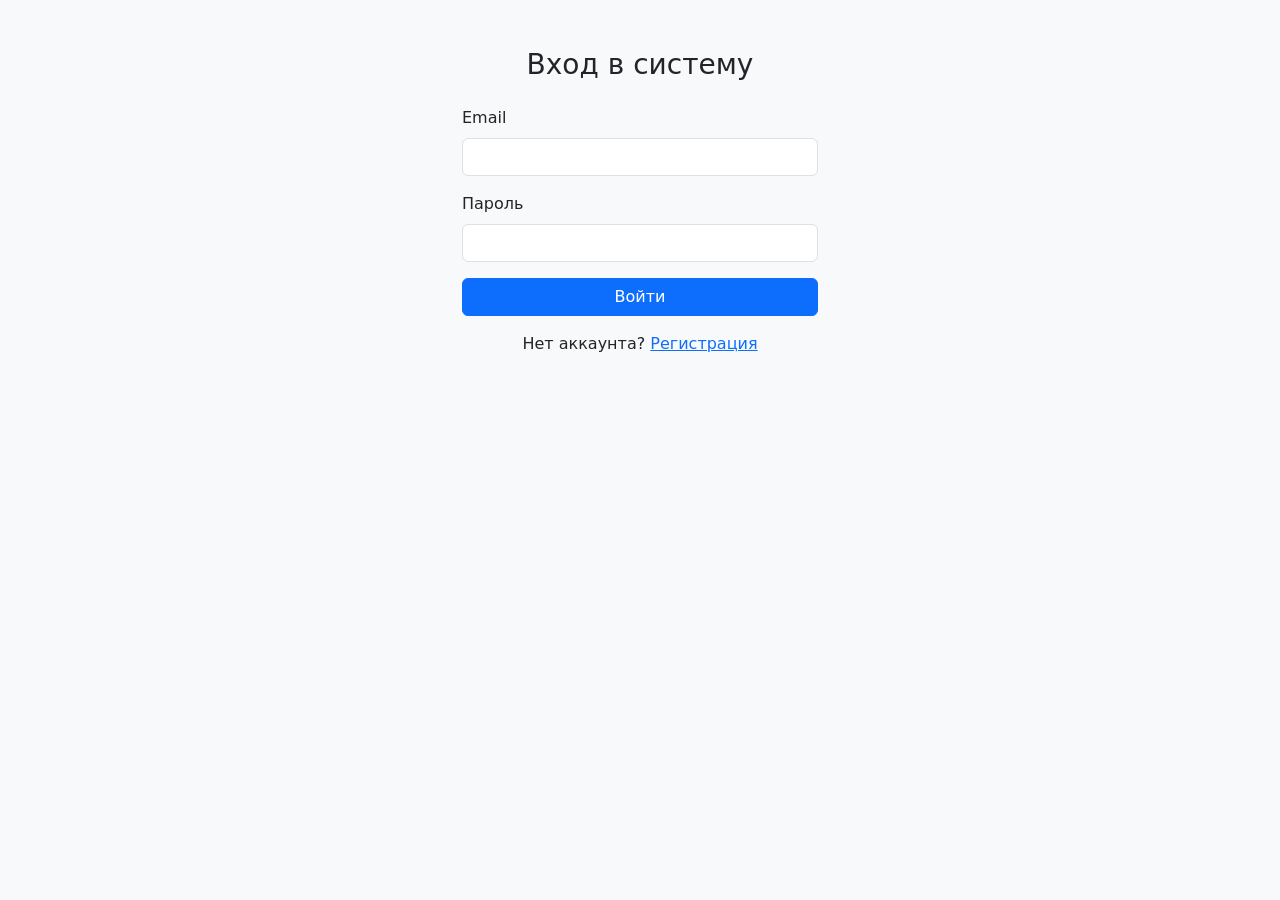
<file: static/index.html>
<!DOCTYPE html>
<html lang="ru">
<head>
  <meta charset="UTF-8">
  <meta name="viewport" content="width=device-width, initial-scale=1.0">
  <title>Колледж: заказ справок</title>
</head>
<body>
  <script>
    const token = localStorage.getItem('access_token');
    if (token) {
      window.location.replace('/static/dashboard.html');
    } else {
      window.location.replace('/static/login.html');
    }
  </script>
</body>
</html>
</file>
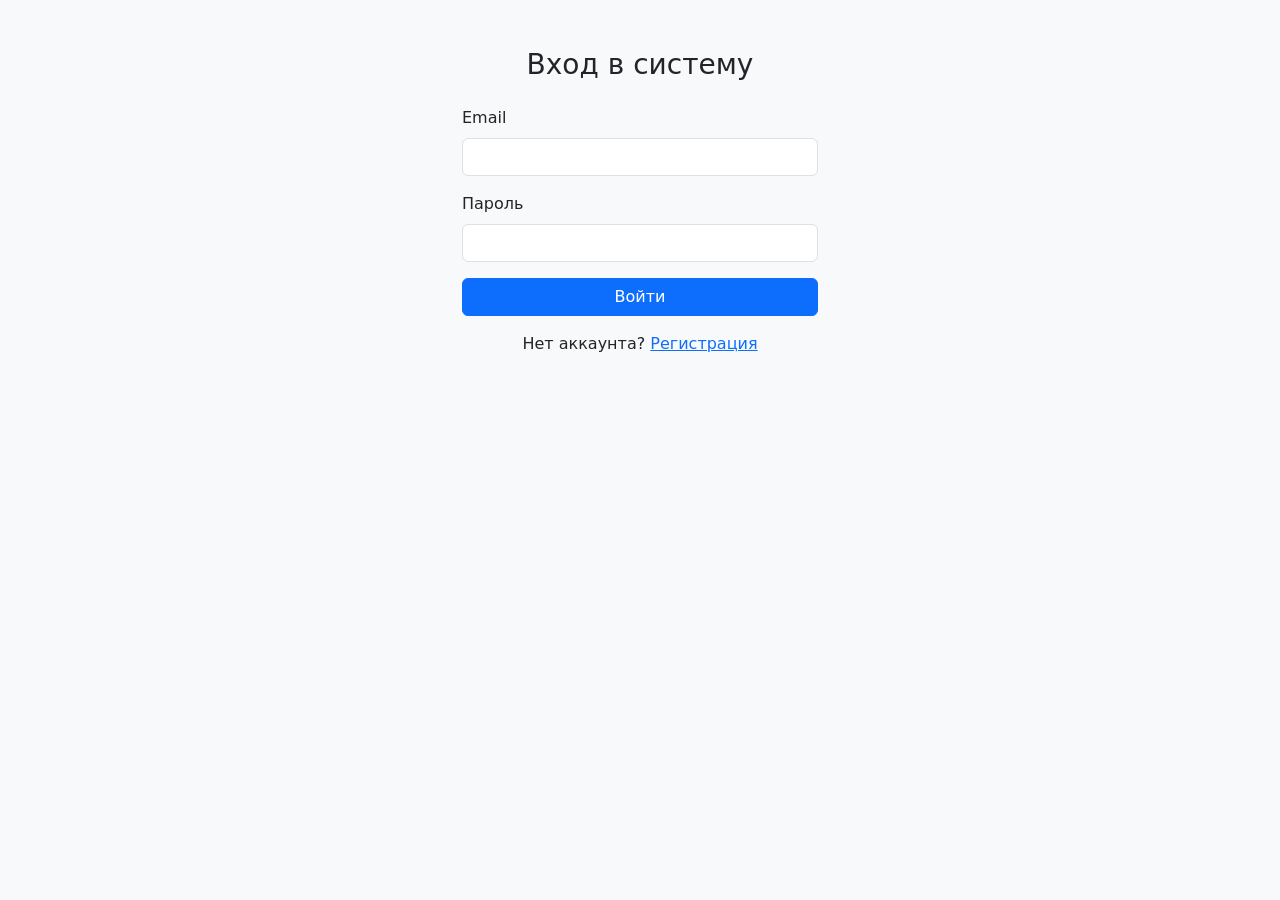
<file: static/dashboard.html>
<!DOCTYPE html>
<html lang="ru">
<head>
  <meta charset="UTF-8">
  <meta name="viewport" content="width=device-width, initial-scale=1.0">
  <title>Панель управления</title>
  <link href="https://cdn.jsdelivr.net/npm/bootstrap@5.3.0/dist/css/bootstrap.min.css" rel="stylesheet">
  <link rel="stylesheet" href="/static/css/styles.css">
</head>
<body>
  <nav class="navbar navbar-dark bg-dark mb-4">
    <div class="container">
      <span class="navbar-brand mb-0 h1">Колледж: Заказ справок</span>
      <span class="navbar-text text-light me-3" id="userName"></span>
      <button class="btn btn-outline-light btn-sm" onclick="logout()">Выйти</button>
    </div>
  </nav>

  <div class="container" id="appContent">
  </div>

  <script src="/static/js/api.js"></script>
  <script src="/static/js/auth.js"></script>
  <script src="/static/js/dashboard.js"></script>
  <script>
    (async () => {
      if (!localStorage.getItem('access_token')) {
        window.location.replace('/static/login.html');
        return;
      }
      try {
        const user = await apiRequest('/users/me', 'GET');
        document.getElementById('userName').textContent = user.full_name + ' (' + (user.role === 'staff' ? 'Сотрудник' : 'Студент') + ')';
        if (user.role === 'student') {
          renderStudentDashboard();
        } else {
          renderStaffDashboard();
        }
        loadOrders(user.role);
      } catch (err) {
        console.error(err);
        if (err.status === 401) {
          localStorage.removeItem('access_token');
          window.location.replace('/static/login.html');
        }
      }
    })();
  </script>
</body>
</html>
</file>
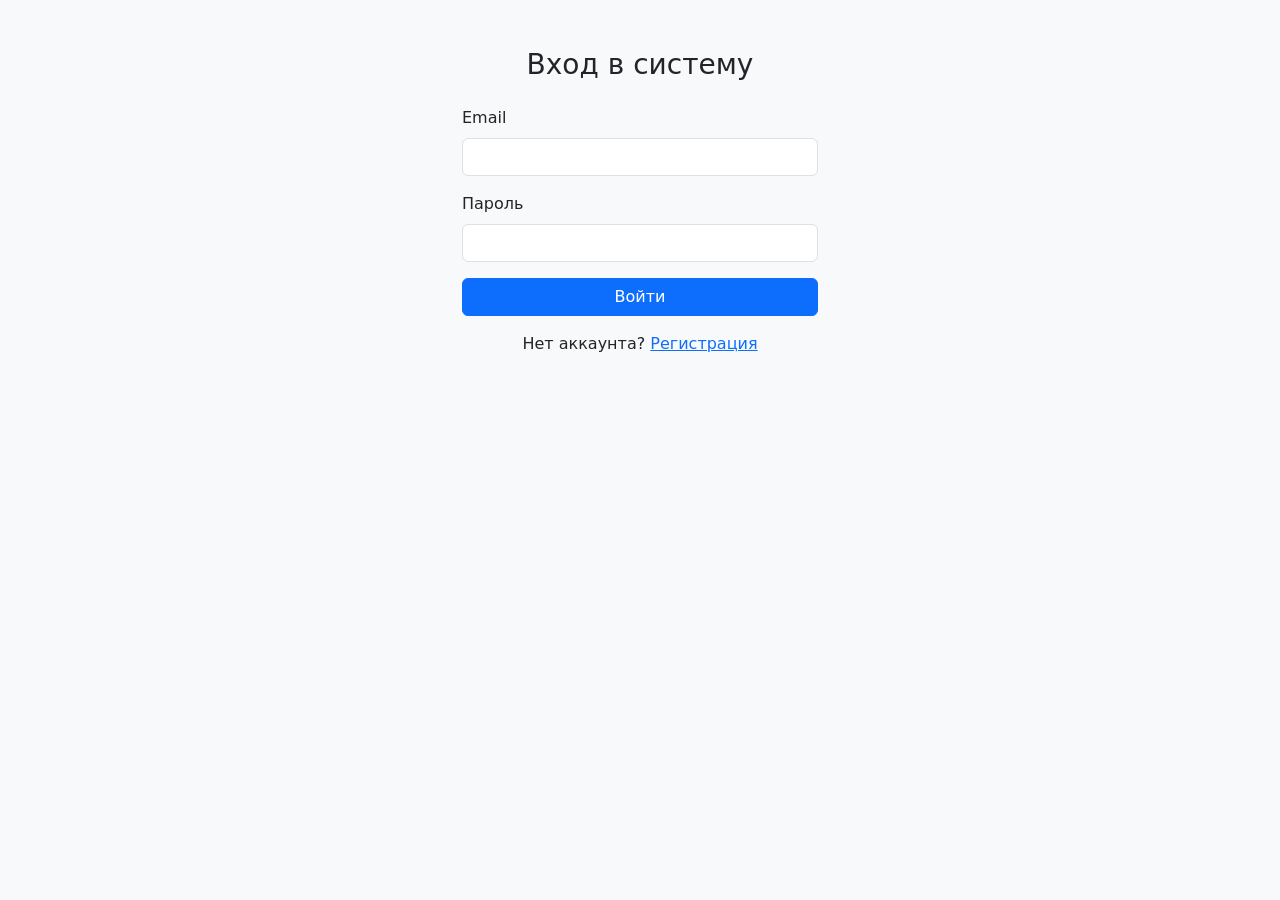
<file: static/login.html>
<!DOCTYPE html>
<html lang="ru">
<head>
  <meta charset="UTF-8">
  <meta name="viewport" content="width=device-width, initial-scale=1.0">
  <title>Вход</title>
  <link href="https://cdn.jsdelivr.net/npm/bootstrap@5.3.0/dist/css/bootstrap.min.css" rel="stylesheet">
  <link rel="stylesheet" href="/static/css/styles.css">
</head>
<body class="bg-light">
  <div class="container mt-5">
    <div class="row justify-content-center">
      <div class="col-md-4">
        <h3 class="text-center mb-4">Вход в систему</h3>
        <form id="loginForm">
          <div class="mb-3">
            <label for="email" class="form-label">Email</label>
            <input type="email" class="form-control" id="email" required>
          </div>
          <div class="mb-3">
            <label for="password" class="form-label">Пароль</label>
            <input type="password" class="form-control" id="password" required>
          </div>
          <button type="submit" class="btn btn-primary w-100">Войти</button>
        </form>
        <div id="errorMsg" class="text-danger mt-2"></div>
        <p class="mt-3 text-center">Нет аккаунта? <a href="/static/register.html">Регистрация</a></p>
      </div>
    </div>
  </div>

  <script src="/static/js/api.js"></script>
  <script src="/static/js/auth.js"></script>
  <script>
    document.getElementById('loginForm').addEventListener('submit', async (e) => {
      e.preventDefault();
      const email = document.getElementById('email').value;
      const password = document.getElementById('password').value;
      try {
        const data = await apiRequest('/users/login', 'POST', { email, password });
        localStorage.setItem('access_token', data.access_token);
        window.location.href = '/static/dashboard.html';
      } catch (err) {
        document.getElementById('errorMsg').textContent = err.message;
      }
    });
  </script>
</body>
</html>
</file>
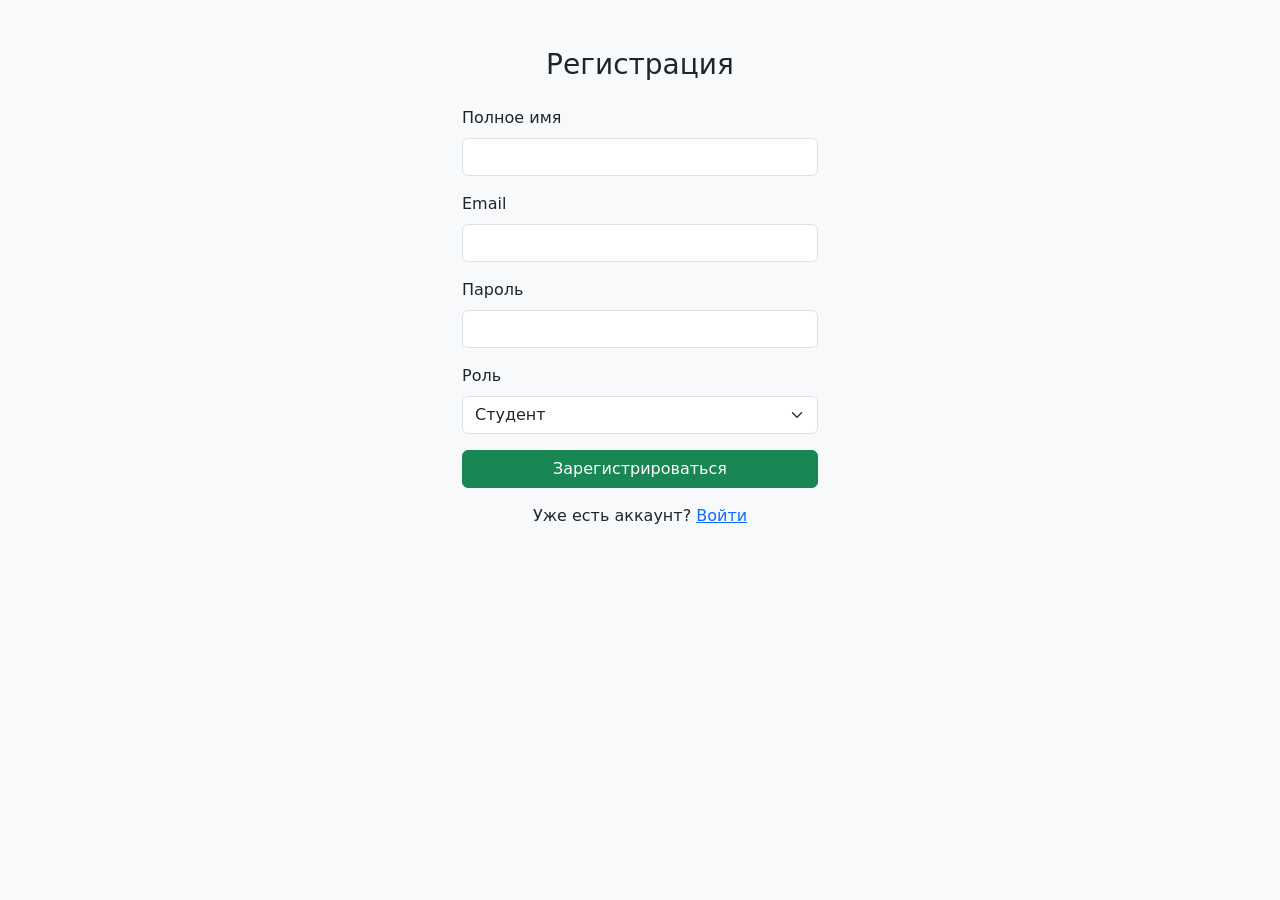
<file: static/register.html>
<!DOCTYPE html>
<html lang="ru">
<head>
  <meta charset="UTF-8">
  <meta name="viewport" content="width=device-width, initial-scale=1.0">
  <title>Регистрация</title>
  <link href="https://cdn.jsdelivr.net/npm/bootstrap@5.3.0/dist/css/bootstrap.min.css" rel="stylesheet">
  <link rel="stylesheet" href="/static/css/styles.css">
</head>
<body class="bg-light">
  <div class="container mt-5">
    <div class="row justify-content-center">
      <div class="col-md-4">
        <h3 class="text-center mb-4">Регистрация</h3>
        <form id="registerForm">
          <div class="mb-3">
            <label for="full_name" class="form-label">Полное имя</label>
            <input type="text" class="form-control" id="full_name" required>
          </div>
          <div class="mb-3">
            <label for="email" class="form-label">Email</label>
            <input type="email" class="form-control" id="email" required>
          </div>
          <div class="mb-3">
            <label for="password" class="form-label">Пароль</label>
            <input type="password" class="form-control" id="password" required>
          </div>
          <div class="mb-3">
            <label for="role" class="form-label">Роль</label>
            <select class="form-select" id="role">
              <option value="student">Студент</option>
              <option value="staff">Сотрудник</option>
            </select>
          </div>
          <button type="submit" class="btn btn-success w-100">Зарегистрироваться</button>
        </form>
        <div id="errorMsg" class="text-danger mt-2"></div>
        <p class="mt-3 text-center">Уже есть аккаунт? <a href="/static/login.html">Войти</a></p>
      </div>
    </div>
  </div>

  <script src="/static/js/api.js"></script>
  <script>
    document.getElementById('registerForm').addEventListener('submit', async (e) => {
      e.preventDefault();
      const full_name = document.getElementById('full_name').value;
      const email = document.getElementById('email').value;
      const password = document.getElementById('password').value;
      const role = document.getElementById('role').value;
      try {
        await apiRequest('/users/register', 'POST', { full_name, email, password, role });
        alert('Регистрация успешна! Теперь войдите.');
        window.location.href = '/static/login.html';
      } catch (err) {
        document.getElementById('errorMsg').textContent = err.message;
      }
    });
  </script>
</body>
</html>
</file>
<file: static/css/styles.css>
body {
  padding-top: 0;
}
.navbar {
  margin-bottom: 20px;
}
</file>
